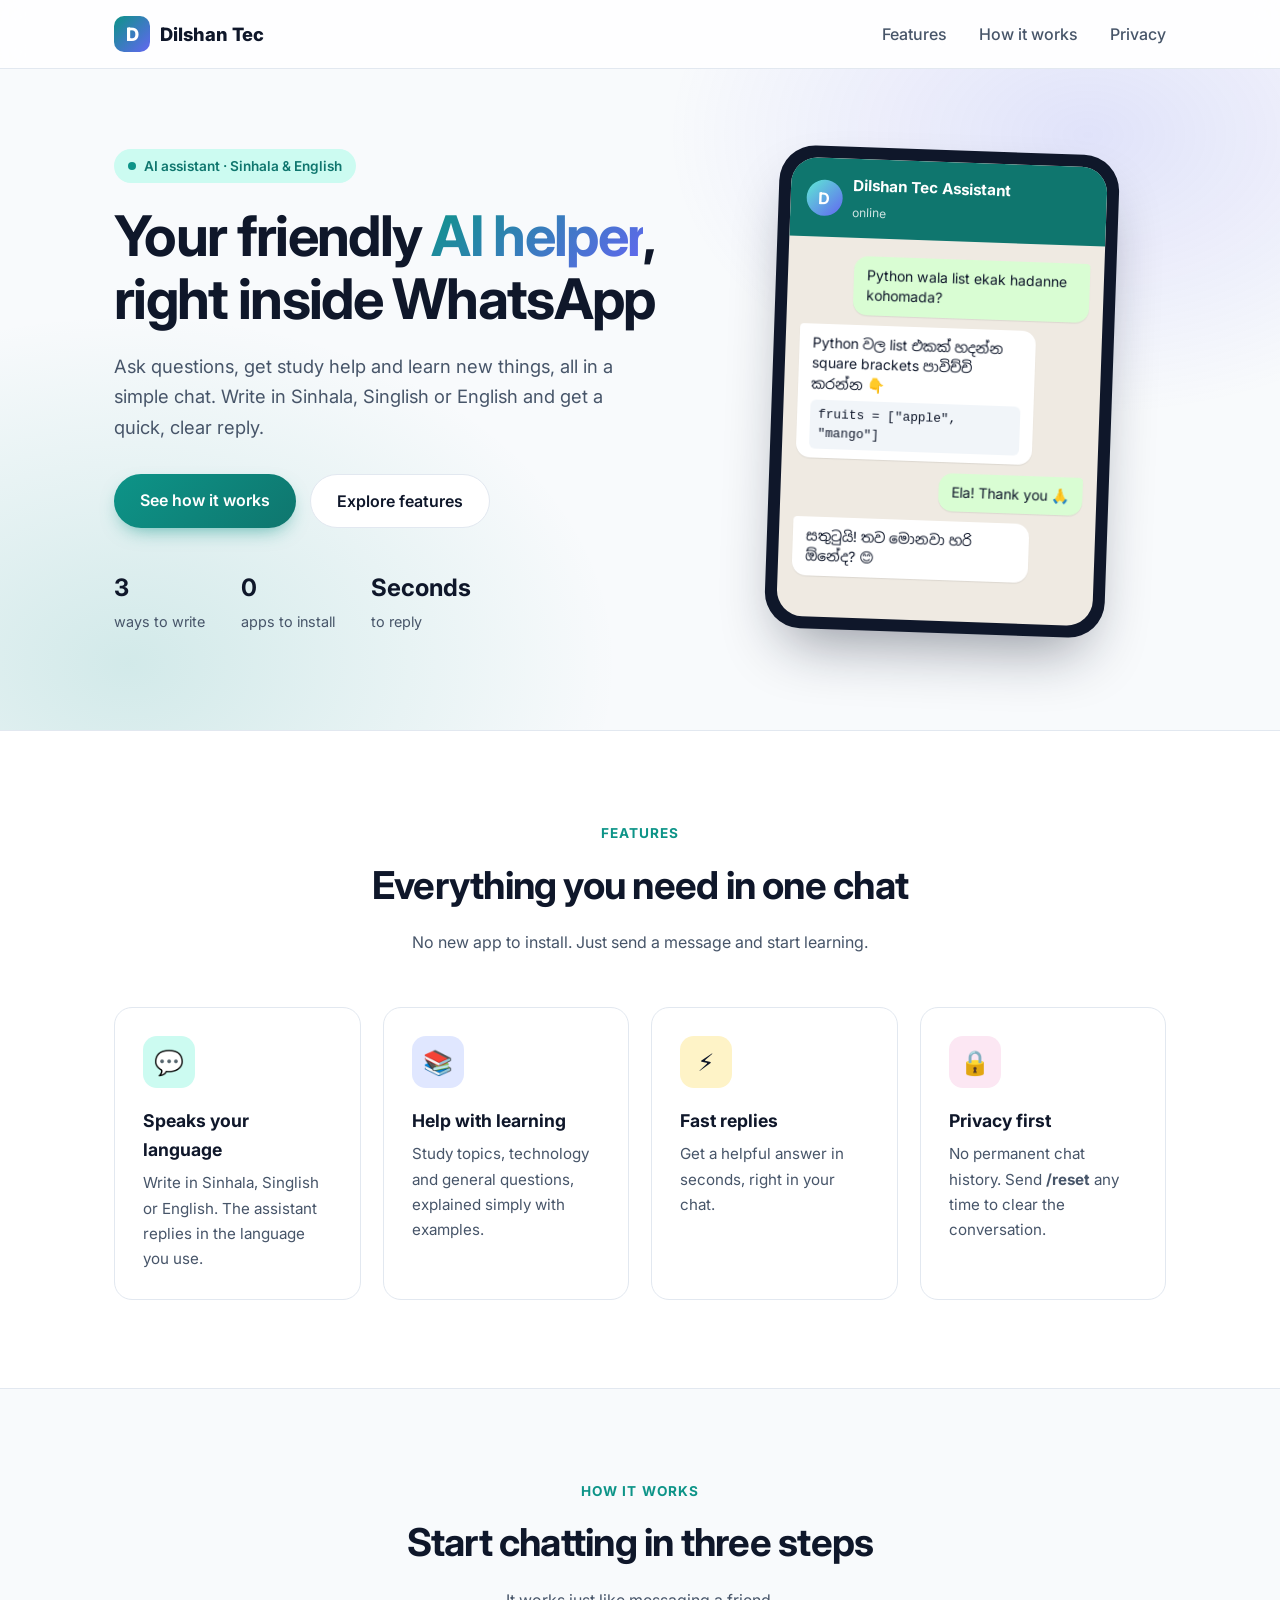
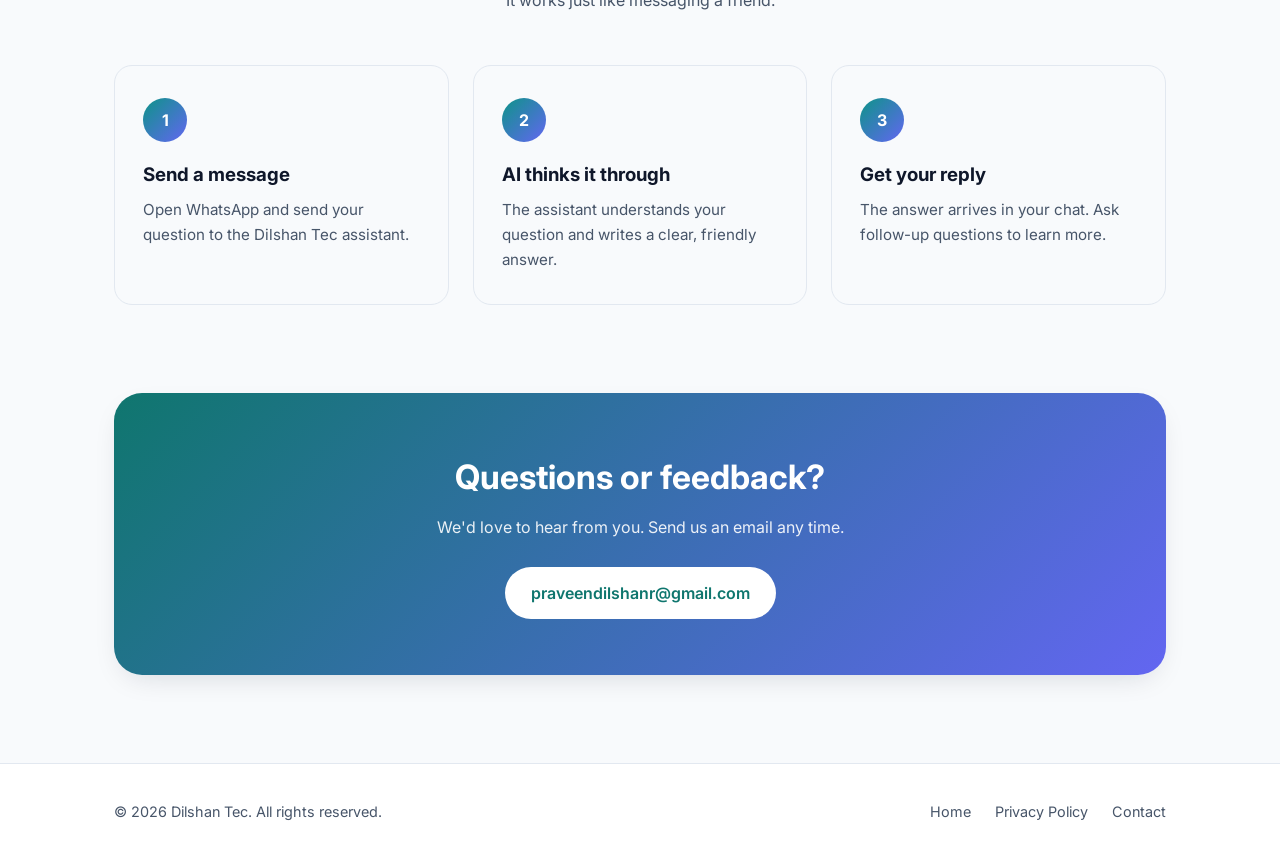
<file: index.html>
<!DOCTYPE html>
<html lang="en">
<head>
  <meta charset="UTF-8">
  <meta name="viewport" content="width=device-width, initial-scale=1.0">
  <title>Dilshan Tec – AI assistant on WhatsApp</title>
  <meta name="description" content="Dilshan Tec builds simple AI-powered tools for learning and everyday tasks, in Sinhala and English.">
  <link rel="stylesheet" href="style.css">
</head>
<body>
  <header>
    <nav class="container">
      <a class="logo" href="index.html"><span class="logo-mark">D</span> Dilshan Tec</a>
      <div class="nav-links">
        <a href="#features">Features</a>
        <a href="#how">How it works</a>
        <a href="privacy-policy.html">Privacy</a>
      </div>
    </nav>
  </header>

  <main>
    <section class="hero">
      <div class="container hero-grid">
        <div>
          <span class="badge"><span class="dot"></span> AI assistant · Sinhala &amp; English</span>
          <h1>Your friendly <span class="gradient-text">AI helper</span>, right inside WhatsApp</h1>
          <p class="lead">Ask questions, get study help and learn new things, all in a simple chat. Write in Sinhala, Singlish or English and get a quick, clear reply.</p>
          <div class="hero-actions">
            <a class="btn btn-primary" href="#how">See how it works</a>
            <a class="btn btn-ghost" href="#features">Explore features</a>
          </div>
          <div class="hero-stats">
            <div><strong>3</strong><span>ways to write</span></div>
            <div><strong>0</strong><span>apps to install</span></div>
            <div><strong>Seconds</strong><span>to reply</span></div>
          </div>
        </div>

        <div class="phone" aria-label="Example chat with the assistant">
          <div class="phone-screen">
            <div class="chat-header">
              <span class="avatar">D</span>
              <div><strong>Dilshan Tec Assistant</strong><small>online</small></div>
            </div>
            <div class="chat-body">
              <div class="bubble out">Python wala list ekak hadanne kohomada?</div>
              <div class="bubble in">Python වල list එකක් හදන්න square brackets පාවිච්චි කරන්න 👇<code>fruits = ["apple", "mango"]</code></div>
              <div class="bubble out">Ela! Thank you 🙏</div>
              <div class="bubble in">සතුටුයි! තව මොනවා හරි ඕනේද? 😊</div>
            </div>
          </div>
        </div>
      </div>
    </section>

    <section class="block alt" id="features">
      <div class="container">
        <div class="section-head">
          <span class="eyebrow">Features</span>
          <h2>Everything you need in one chat</h2>
          <p>No new app to install. Just send a message and start learning.</p>
        </div>
        <div class="features">
          <div class="feature">
            <div class="icon">💬</div>
            <h3>Speaks your language</h3>
            <p>Write in Sinhala, Singlish or English. The assistant replies in the language you use.</p>
          </div>
          <div class="feature">
            <div class="icon">📚</div>
            <h3>Help with learning</h3>
            <p>Study topics, technology and general questions, explained simply with examples.</p>
          </div>
          <div class="feature">
            <div class="icon">⚡</div>
            <h3>Fast replies</h3>
            <p>Get a helpful answer in seconds, right in your chat.</p>
          </div>
          <div class="feature">
            <div class="icon">🔒</div>
            <h3>Privacy first</h3>
            <p>No permanent chat history. Send <strong>/reset</strong> any time to clear the conversation.</p>
          </div>
        </div>
      </div>
    </section>

    <section class="block" id="how">
      <div class="container">
        <div class="section-head">
          <span class="eyebrow">How it works</span>
          <h2>Start chatting in three steps</h2>
          <p>It works just like messaging a friend.</p>
        </div>
        <div class="steps">
          <div class="step">
            <h3>Send a message</h3>
            <p>Open WhatsApp and send your question to the Dilshan Tec assistant.</p>
          </div>
          <div class="step">
            <h3>AI thinks it through</h3>
            <p>The assistant understands your question and writes a clear, friendly answer.</p>
          </div>
          <div class="step">
            <h3>Get your reply</h3>
            <p>The answer arrives in your chat. Ask follow-up questions to learn more.</p>
          </div>
        </div>
      </div>
    </section>

    <section class="block" style="padding-top: 0;">
      <div class="container">
        <div class="cta">
          <h2>Questions or feedback?</h2>
          <p>We'd love to hear from you. Send us an email any time.</p>
          <a class="btn" href="mailto:praveendilshanr@gmail.com">praveendilshanr@gmail.com</a>
        </div>
      </div>
    </section>
  </main>

  <footer>
    <div class="container footer-row">
      <span>&copy; 2026 Dilshan Tec. All rights reserved.</span>
      <span>
        <a href="index.html">Home</a>
        <a href="privacy-policy.html">Privacy Policy</a>
        <a href="mailto:praveendilshanr@gmail.com">Contact</a>
      </span>
    </div>
  </footer>
</body>
</html>
</file>
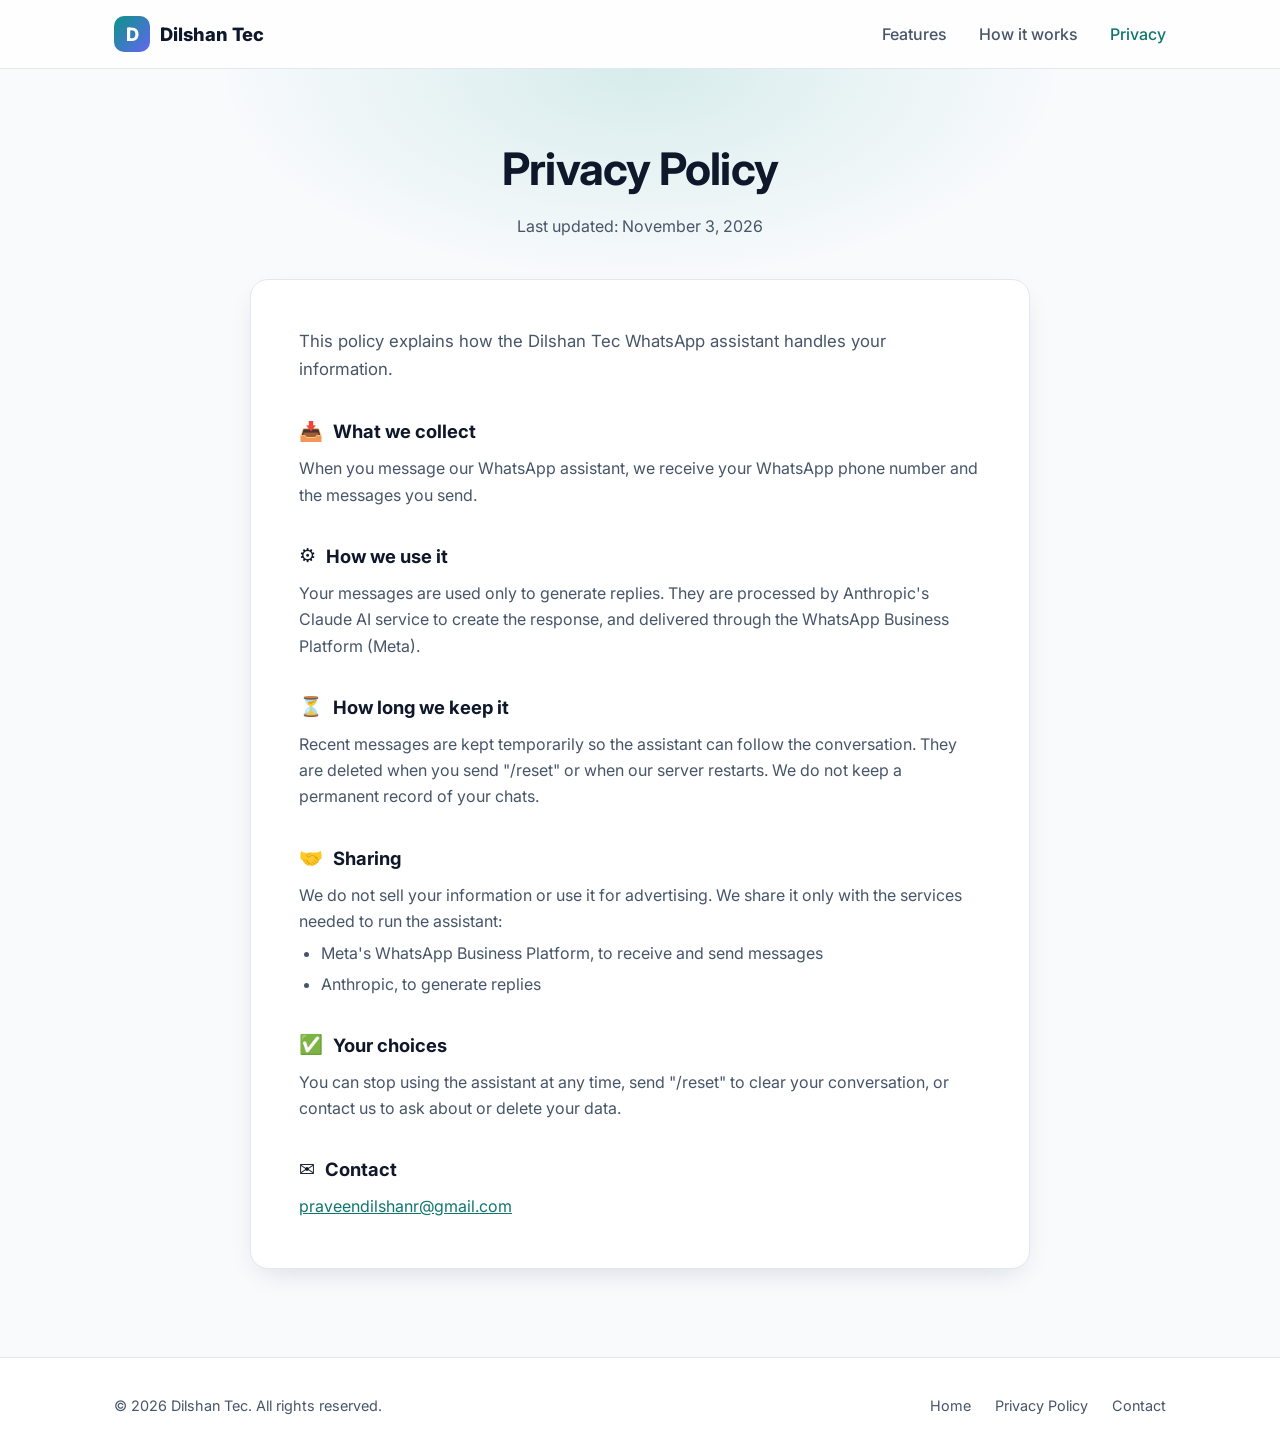
<file: privacy-policy.html>
<!DOCTYPE html>
<html lang="en">
<head>
  <meta charset="UTF-8">
  <meta name="viewport" content="width=device-width, initial-scale=1.0">
  <title>Privacy Policy – Dilshan Tec</title>
  <meta name="description" content="How the Dilshan Tec WhatsApp assistant handles your information.">
  <link rel="stylesheet" href="style.css">
</head>
<body>
  <header>
    <nav class="container">
      <a class="logo" href="index.html"><span class="logo-mark">D</span> Dilshan Tec</a>
      <div class="nav-links">
        <a href="index.html#features">Features</a>
        <a href="index.html#how">How it works</a>
        <a class="active" href="privacy-policy.html">Privacy</a>
      </div>
    </nav>
  </header>

  <main>
    <div class="page-hero container">
      <h1>Privacy Policy</h1>
      <p>Last updated: November 3, 2026</p>
    </div>

    <article class="policy">
      <p>This policy explains how the Dilshan Tec WhatsApp assistant handles your information.</p>

      <h2><span>📥</span> What we collect</h2>
      <p>When you message our WhatsApp assistant, we receive your WhatsApp phone number and the messages you send.</p>

      <h2><span>⚙️</span> How we use it</h2>
      <p>Your messages are used only to generate replies. They are processed by Anthropic's Claude AI service to create the response, and delivered through the WhatsApp Business Platform (Meta).</p>

      <h2><span>⏳</span> How long we keep it</h2>
      <p>Recent messages are kept temporarily so the assistant can follow the conversation. They are deleted when you send "/reset" or when our server restarts. We do not keep a permanent record of your chats.</p>

      <h2><span>🤝</span> Sharing</h2>
      <p>We do not sell your information or use it for advertising. We share it only with the services needed to run the assistant:</p>
      <ul>
        <li>Meta's WhatsApp Business Platform, to receive and send messages</li>
        <li>Anthropic, to generate replies</li>
      </ul>

      <h2><span>✅</span> Your choices</h2>
      <p>You can stop using the assistant at any time, send "/reset" to clear your conversation, or contact us to ask about or delete your data.</p>

      <h2><span>✉️</span> Contact</h2>
      <p><a href="mailto:praveendilshanr@gmail.com">praveendilshanr@gmail.com</a></p>
    </article>
  </main>

  <footer>
    <div class="container footer-row">
      <span>&copy; 2026 Dilshan Tec. All rights reserved.</span>
      <span>
        <a href="index.html">Home</a>
        <a href="privacy-policy.html">Privacy Policy</a>
        <a href="mailto:praveendilshanr@gmail.com">Contact</a>
      </span>
    </div>
  </footer>
</body>
</html>
</file>
<file: style.css>
@import url("https://fonts.googleapis.com/css2?family=Inter:wght@400;500;600;700;800&family=Noto+Sans+Sinhala:wght@400;600&display=swap");

:root {
  --brand: #0d9488;
  --brand-dark: #0f766e;
  --brand-light: #ccfbf1;
  --accent: #6366f1;
  --ink: #0f172a;
  --muted: #475569;
  --line: #e2e8f0;
  --bg: #f8fafc;
  --card: #ffffff;
  --radius: 18px;
  --shadow: 0 10px 30px -12px rgba(15, 23, 42, 0.18);
}

* { box-sizing: border-box; margin: 0; padding: 0; }

html { scroll-behavior: smooth; }

body {
  font-family: "Inter", "Noto Sans Sinhala", "Segoe UI", system-ui, sans-serif;
  color: var(--ink);
  background: var(--bg);
  line-height: 1.65;
  -webkit-font-smoothing: antialiased;
}

a { color: var(--brand-dark); }

.container { max-width: 1100px; margin: 0 auto; padding: 0 24px; }

/* ---------- Header ---------- */
header {
  position: sticky;
  top: 0;
  z-index: 10;
  background: rgba(255, 255, 255, 0.8);
  backdrop-filter: blur(12px);
  border-bottom: 1px solid var(--line);
}

nav {
  display: flex;
  align-items: center;
  justify-content: space-between;
  height: 68px;
}

.logo {
  display: flex;
  align-items: center;
  gap: 10px;
  font-weight: 800;
  font-size: 1.15rem;
  color: var(--ink);
  text-decoration: none;
}

.logo-mark {
  display: grid;
  place-items: center;
  width: 36px;
  height: 36px;
  border-radius: 10px;
  color: #fff;
  font-weight: 800;
  background: linear-gradient(135deg, var(--brand), var(--accent));
}

.nav-links a {
  margin-left: 28px;
  color: var(--muted);
  font-weight: 500;
  text-decoration: none;
  transition: color 0.2s;
}
.nav-links a:hover, .nav-links a.active { color: var(--brand-dark); }

/* ---------- Buttons ---------- */
.btn {
  display: inline-block;
  padding: 13px 26px;
  border-radius: 999px;
  font-weight: 600;
  text-decoration: none;
  transition: transform 0.2s, box-shadow 0.2s, background 0.2s;
}
.btn:hover { transform: translateY(-2px); }

.btn-primary {
  color: #fff;
  background: linear-gradient(135deg, var(--brand), var(--brand-dark));
  box-shadow: 0 8px 20px -8px rgba(13, 148, 136, 0.7);
}
.btn-ghost {
  color: var(--ink);
  background: #fff;
  border: 1px solid var(--line);
}

/* ---------- Hero ---------- */
.hero {
  position: relative;
  overflow: hidden;
  padding: 80px 0 96px;
  background:
    radial-gradient(600px 400px at 85% 10%, rgba(99, 102, 241, 0.16), transparent 70%),
    radial-gradient(700px 500px at 10% 90%, rgba(13, 148, 136, 0.16), transparent 70%);
}

.hero-grid {
  display: grid;
  grid-template-columns: 1.1fr 0.9fr;
  align-items: center;
  gap: 56px;
}

.badge {
  display: inline-flex;
  align-items: center;
  gap: 8px;
  padding: 6px 14px;
  margin-bottom: 22px;
  border-radius: 999px;
  font-size: 0.85rem;
  font-weight: 600;
  color: var(--brand-dark);
  background: var(--brand-light);
}
.badge .dot {
  width: 8px;
  height: 8px;
  border-radius: 50%;
  background: var(--brand);
  animation: pulse 2s infinite;
}

.hero h1 {
  font-size: clamp(2.2rem, 5vw, 3.5rem);
  line-height: 1.12;
  letter-spacing: -0.03em;
  margin-bottom: 20px;
}
.gradient-text {
  background: linear-gradient(135deg, var(--brand), var(--accent));
  -webkit-background-clip: text;
  background-clip: text;
  color: transparent;
}

.hero p.lead {
  font-size: 1.15rem;
  color: var(--muted);
  max-width: 520px;
  margin-bottom: 32px;
}

.hero-actions { display: flex; flex-wrap: wrap; gap: 14px; }

.hero-stats {
  display: flex;
  gap: 36px;
  margin-top: 40px;
}
.hero-stats strong { display: block; font-size: 1.5rem; }
.hero-stats span { color: var(--muted); font-size: 0.9rem; }

/* ---------- Phone mockup ---------- */
.phone {
  width: 100%;
  max-width: 340px;
  margin: 0 auto;
  border-radius: 36px;
  padding: 12px;
  background: #0f172a;
  box-shadow: 0 30px 60px -20px rgba(15, 23, 42, 0.45);
  transform: rotate(2deg);
}

.phone-screen {
  border-radius: 26px;
  overflow: hidden;
  background: #efeae2;
}

.chat-header {
  display: flex;
  align-items: center;
  gap: 10px;
  padding: 14px 16px;
  color: #fff;
  background: var(--brand-dark);
}
.chat-header .avatar {
  display: grid;
  place-items: center;
  width: 36px;
  height: 36px;
  border-radius: 50%;
  font-weight: 700;
  background: linear-gradient(135deg, #5eead4, var(--accent));
}
.chat-header strong { display: block; font-size: 0.95rem; }
.chat-header small { opacity: 0.8; font-size: 0.75rem; }

.chat-body {
  display: flex;
  flex-direction: column;
  gap: 10px;
  padding: 18px 14px 24px;
  min-height: 380px;
}

.bubble {
  max-width: 82%;
  padding: 9px 13px;
  border-radius: 14px;
  font-size: 0.88rem;
  line-height: 1.45;
  box-shadow: 0 1px 1px rgba(0, 0, 0, 0.08);
  opacity: 0;
  animation: pop 0.5s ease forwards;
}
.bubble.in { align-self: flex-start; background: #fff; border-top-left-radius: 4px; }
.bubble.out { align-self: flex-end; background: #d9fdd3; border-top-right-radius: 4px; }
.bubble code {
  display: block;
  margin-top: 6px;
  padding: 6px 8px;
  border-radius: 6px;
  font-size: 0.8rem;
  background: #f1f5f9;
}
.bubble:nth-child(1) { animation-delay: 0.3s; }
.bubble:nth-child(2) { animation-delay: 1.1s; }
.bubble:nth-child(3) { animation-delay: 1.9s; }
.bubble:nth-child(4) { animation-delay: 2.7s; }

/* ---------- Sections ---------- */
section.block { padding: 88px 0; }
section.alt { background: #fff; border-top: 1px solid var(--line); border-bottom: 1px solid var(--line); }

.section-head { text-align: center; max-width: 620px; margin: 0 auto 52px; }
.section-head .eyebrow {
  color: var(--brand);
  font-weight: 700;
  font-size: 0.85rem;
  letter-spacing: 0.08em;
  text-transform: uppercase;
}
.section-head h2 { font-size: clamp(1.8rem, 3.5vw, 2.4rem); letter-spacing: -0.02em; margin: 8px 0 12px; }
.section-head p { color: var(--muted); }

.features {
  display: grid;
  grid-template-columns: repeat(auto-fit, minmax(240px, 1fr));
  gap: 22px;
}

.feature {
  padding: 28px;
  border-radius: var(--radius);
  background: var(--card);
  border: 1px solid var(--line);
  transition: transform 0.25s, box-shadow 0.25s;
}
.feature:hover { transform: translateY(-6px); box-shadow: var(--shadow); }

.icon {
  display: grid;
  place-items: center;
  width: 52px;
  height: 52px;
  margin-bottom: 18px;
  border-radius: 14px;
  font-size: 1.5rem;
  background: var(--brand-light);
}
.feature:nth-child(2) .icon { background: #e0e7ff; }
.feature:nth-child(3) .icon { background: #fef3c7; }
.feature:nth-child(4) .icon { background: #fce7f3; }

.feature h3 { font-size: 1.1rem; margin-bottom: 6px; }
.feature p { color: var(--muted); font-size: 0.95rem; }

/* ---------- Steps ---------- */
.steps {
  display: grid;
  grid-template-columns: repeat(3, 1fr);
  gap: 24px;
  counter-reset: step;
}

.step {
  position: relative;
  padding: 32px 28px;
  border-radius: var(--radius);
  background: var(--bg);
  border: 1px solid var(--line);
}
.step::before {
  counter-increment: step;
  content: counter(step);
  display: grid;
  place-items: center;
  width: 44px;
  height: 44px;
  margin-bottom: 18px;
  border-radius: 50%;
  color: #fff;
  font-weight: 700;
  background: linear-gradient(135deg, var(--brand), var(--accent));
}
.step h3 { margin-bottom: 6px; }
.step p { color: var(--muted); font-size: 0.95rem; }

/* ---------- CTA ---------- */
.cta {
  padding: 56px 40px;
  border-radius: 28px;
  text-align: center;
  color: #fff;
  background: linear-gradient(135deg, var(--brand-dark), var(--accent));
  box-shadow: var(--shadow);
}
.cta h2 { font-size: clamp(1.6rem, 3vw, 2.1rem); margin-bottom: 10px; }
.cta p { opacity: 0.9; margin-bottom: 26px; }
.cta .btn { color: var(--brand-dark); background: #fff; }

/* ---------- Privacy policy ---------- */
.page-hero {
  padding: 64px 0 40px;
  text-align: center;
  background:
    radial-gradient(600px 300px at 50% 0%, rgba(13, 148, 136, 0.14), transparent 70%);
}
.page-hero h1 { font-size: clamp(2rem, 4vw, 2.8rem); letter-spacing: -0.02em; }
.page-hero p { color: var(--muted); margin-top: 6px; }

.policy {
  max-width: 780px;
  margin: 0 auto 88px;
  padding: 48px;
  border-radius: var(--radius);
  background: var(--card);
  border: 1px solid var(--line);
  box-shadow: var(--shadow);
}
.policy > p:first-child { font-size: 1.05rem; }
.policy h2 {
  display: flex;
  align-items: center;
  gap: 10px;
  font-size: 1.15rem;
  margin: 32px 0 8px;
}
.policy h2 span { font-size: 1.2rem; }
.policy p, .policy li { color: var(--muted); }
.policy ul { padding-left: 22px; margin-top: 6px; }
.policy li { margin-bottom: 4px; }

/* ---------- Footer ---------- */
footer {
  padding: 36px 0;
  color: var(--muted);
  font-size: 0.9rem;
  border-top: 1px solid var(--line);
  background: #fff;
}
.footer-row {
  display: flex;
  flex-wrap: wrap;
  align-items: center;
  justify-content: space-between;
  gap: 12px;
}
footer a { color: var(--muted); text-decoration: none; margin-left: 20px; }
footer a:hover { color: var(--brand-dark); }

/* ---------- Animations ---------- */
@keyframes pop {
  from { opacity: 0; transform: translateY(10px) scale(0.96); }
  to { opacity: 1; transform: none; }
}
@keyframes pulse {
  0%, 100% { box-shadow: 0 0 0 0 rgba(13, 148, 136, 0.5); }
  50% { box-shadow: 0 0 0 6px rgba(13, 148, 136, 0); }
}

@media (prefers-reduced-motion: reduce) {
  *, *::before, *::after { animation: none !important; transition: none !important; }
  .bubble { opacity: 1; }
}

/* ---------- Mobile ---------- */
@media (max-width: 860px) {
  .hero { padding: 56px 0 72px; }
  .hero-grid { grid-template-columns: 1fr; text-align: center; }
  .hero p.lead { margin-left: auto; margin-right: auto; }
  .hero-actions, .hero-stats { justify-content: center; }
  .phone { transform: none; }
  .steps { grid-template-columns: 1fr; }
  .nav-links a { margin-left: 16px; }
  .policy { padding: 32px 24px; margin-left: 16px; margin-right: 16px; }
  .footer-row { justify-content: center; text-align: center; }
}
</file>
